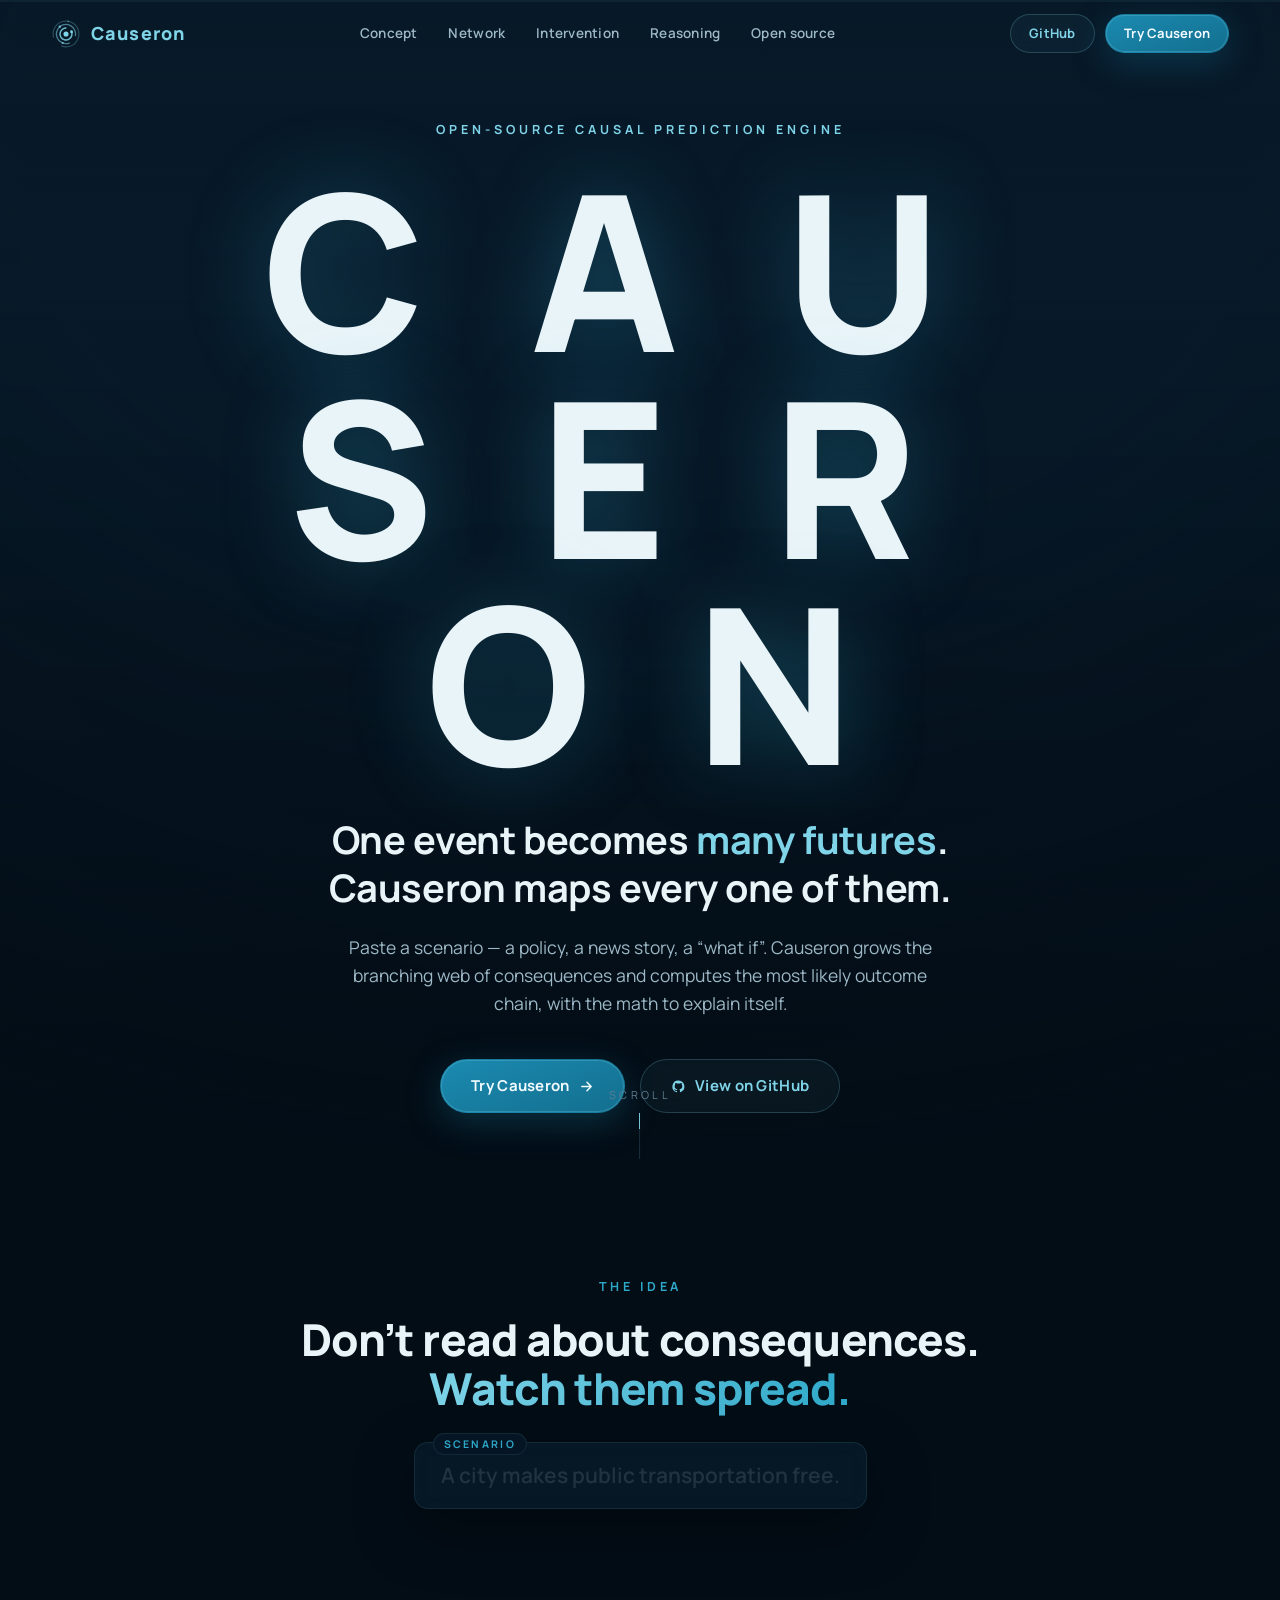
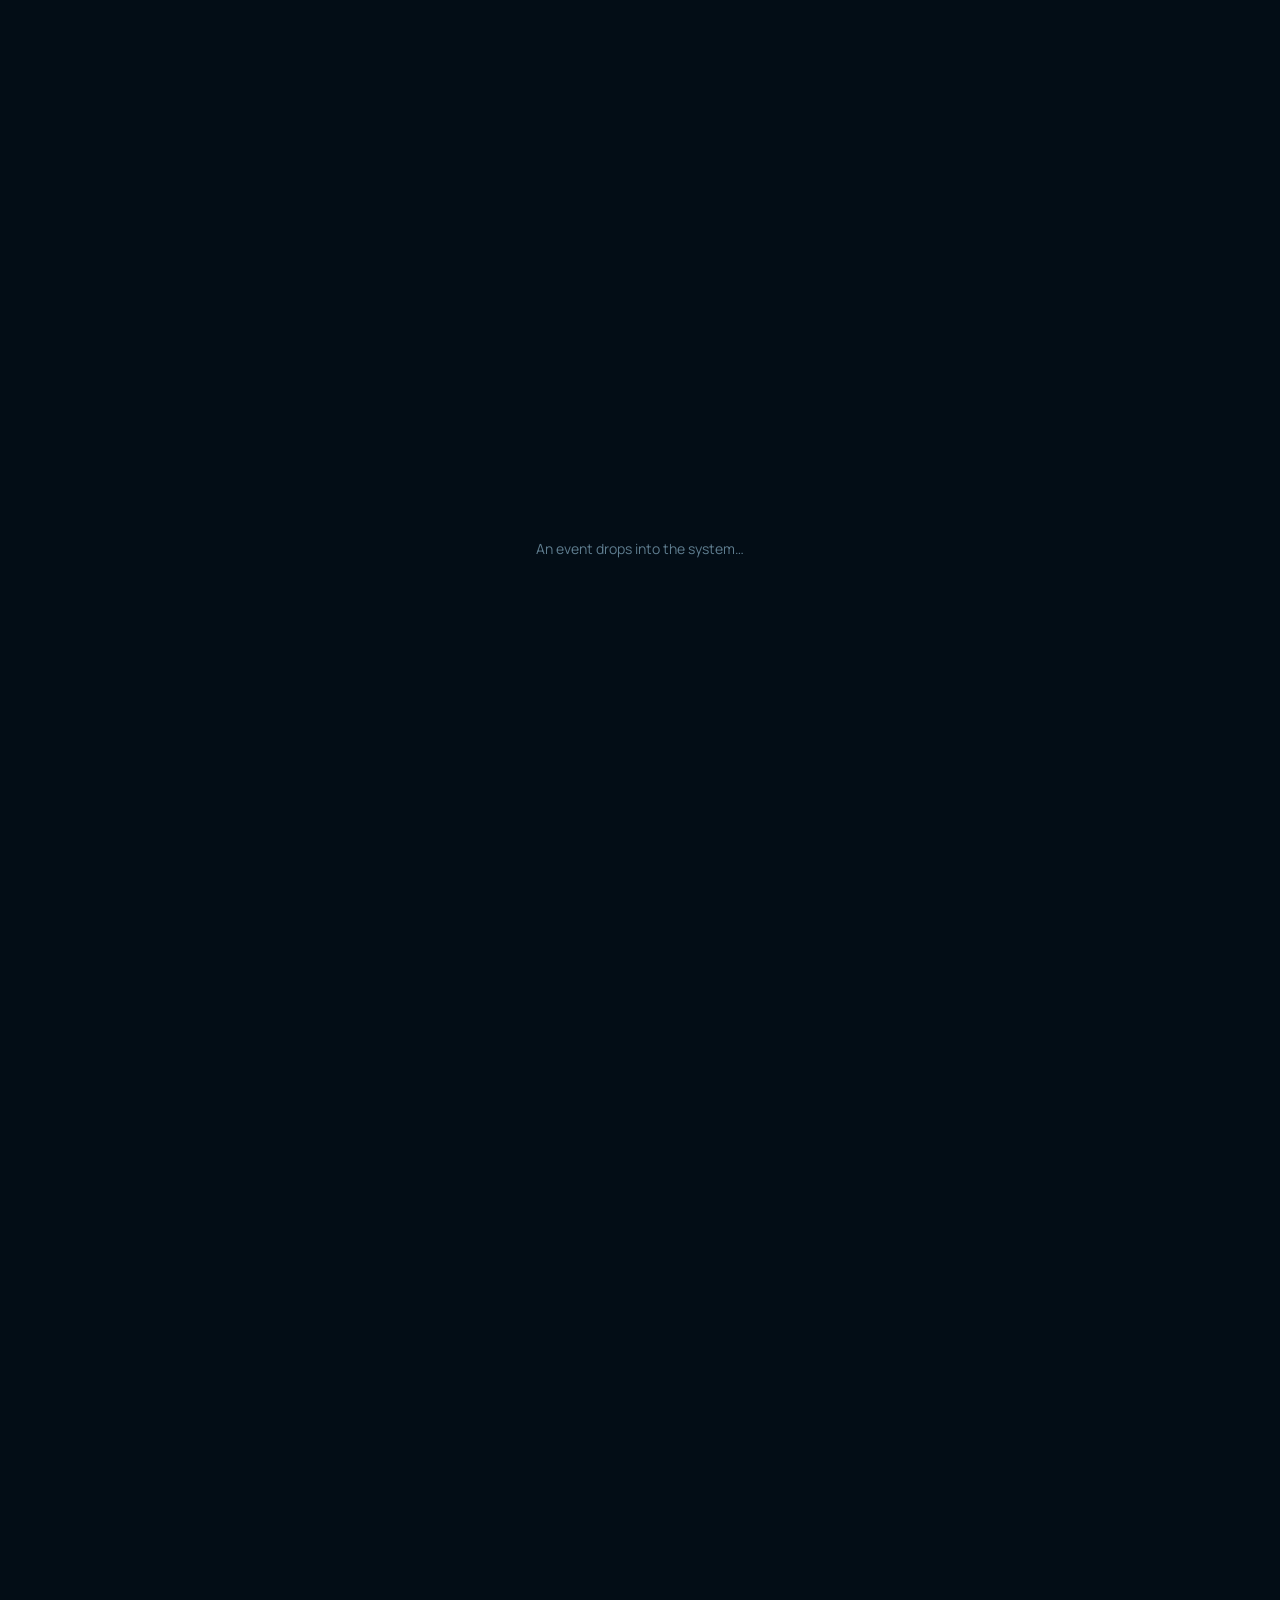
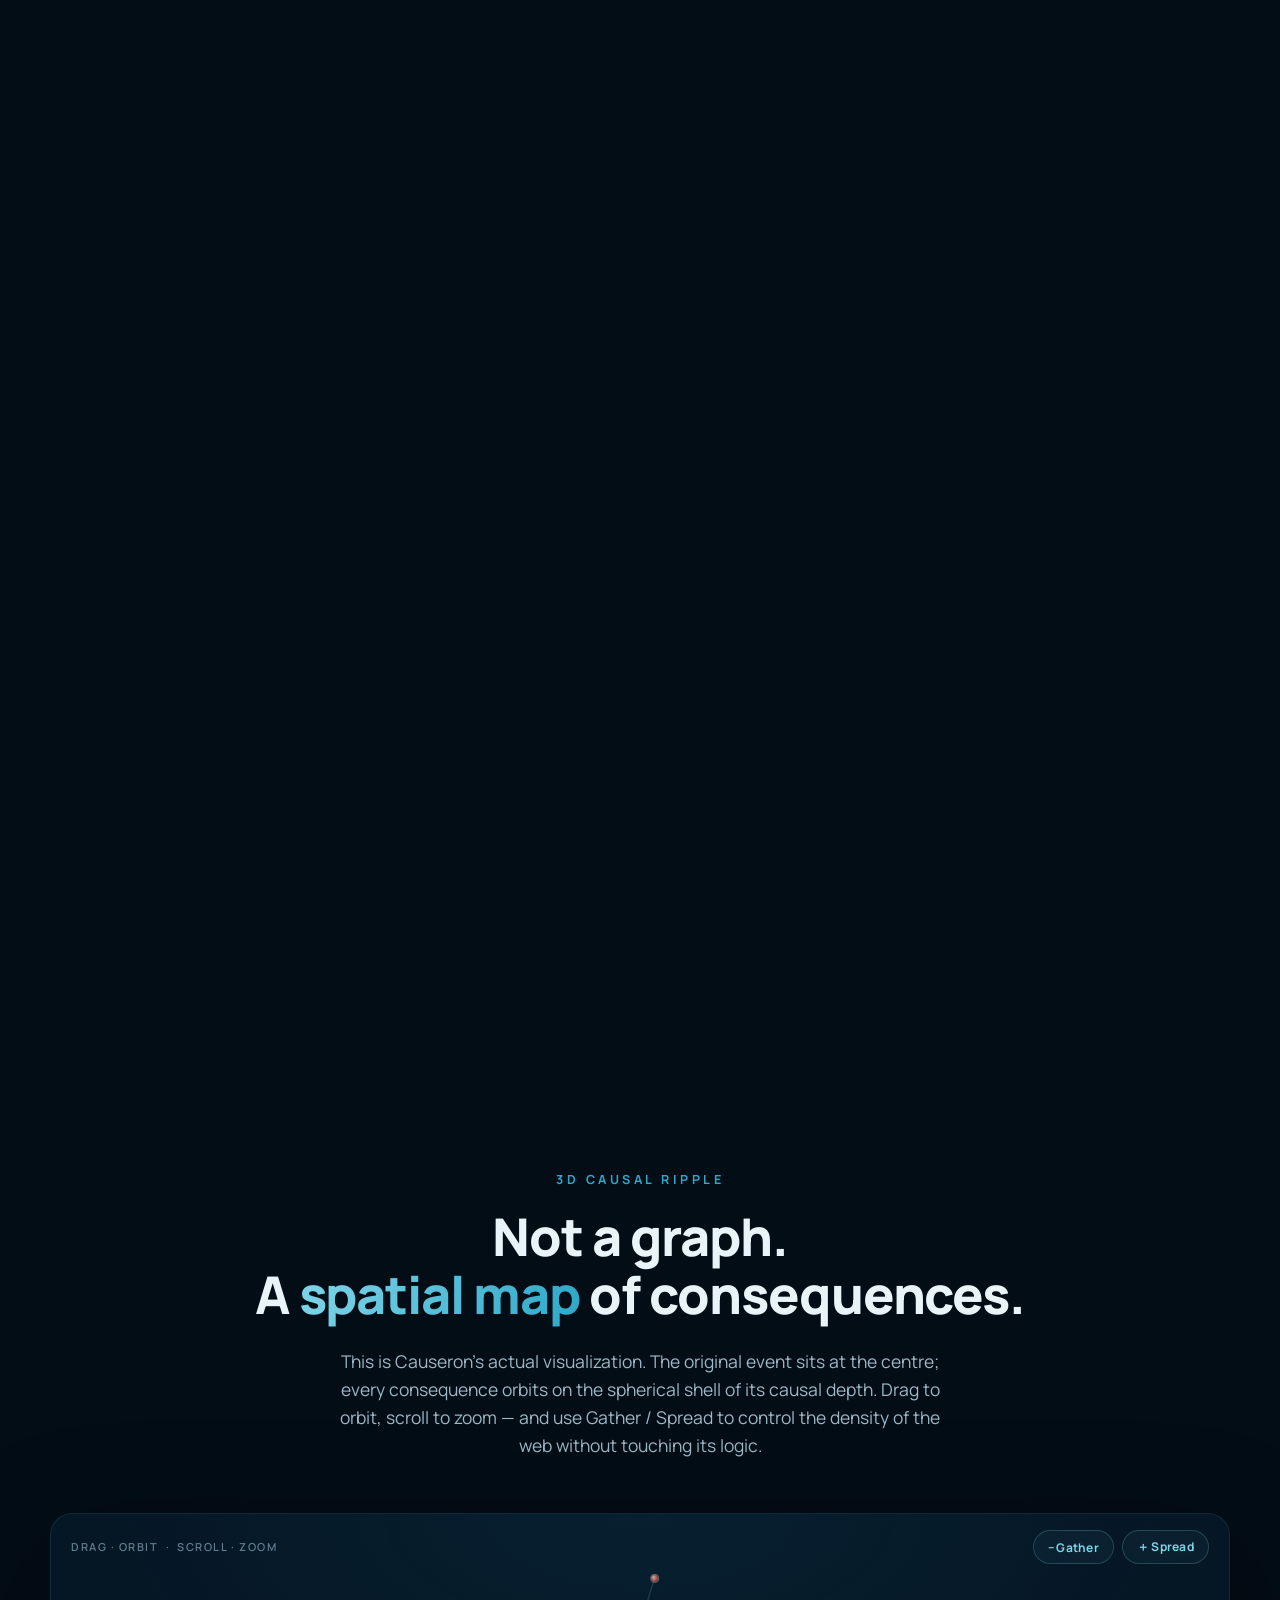
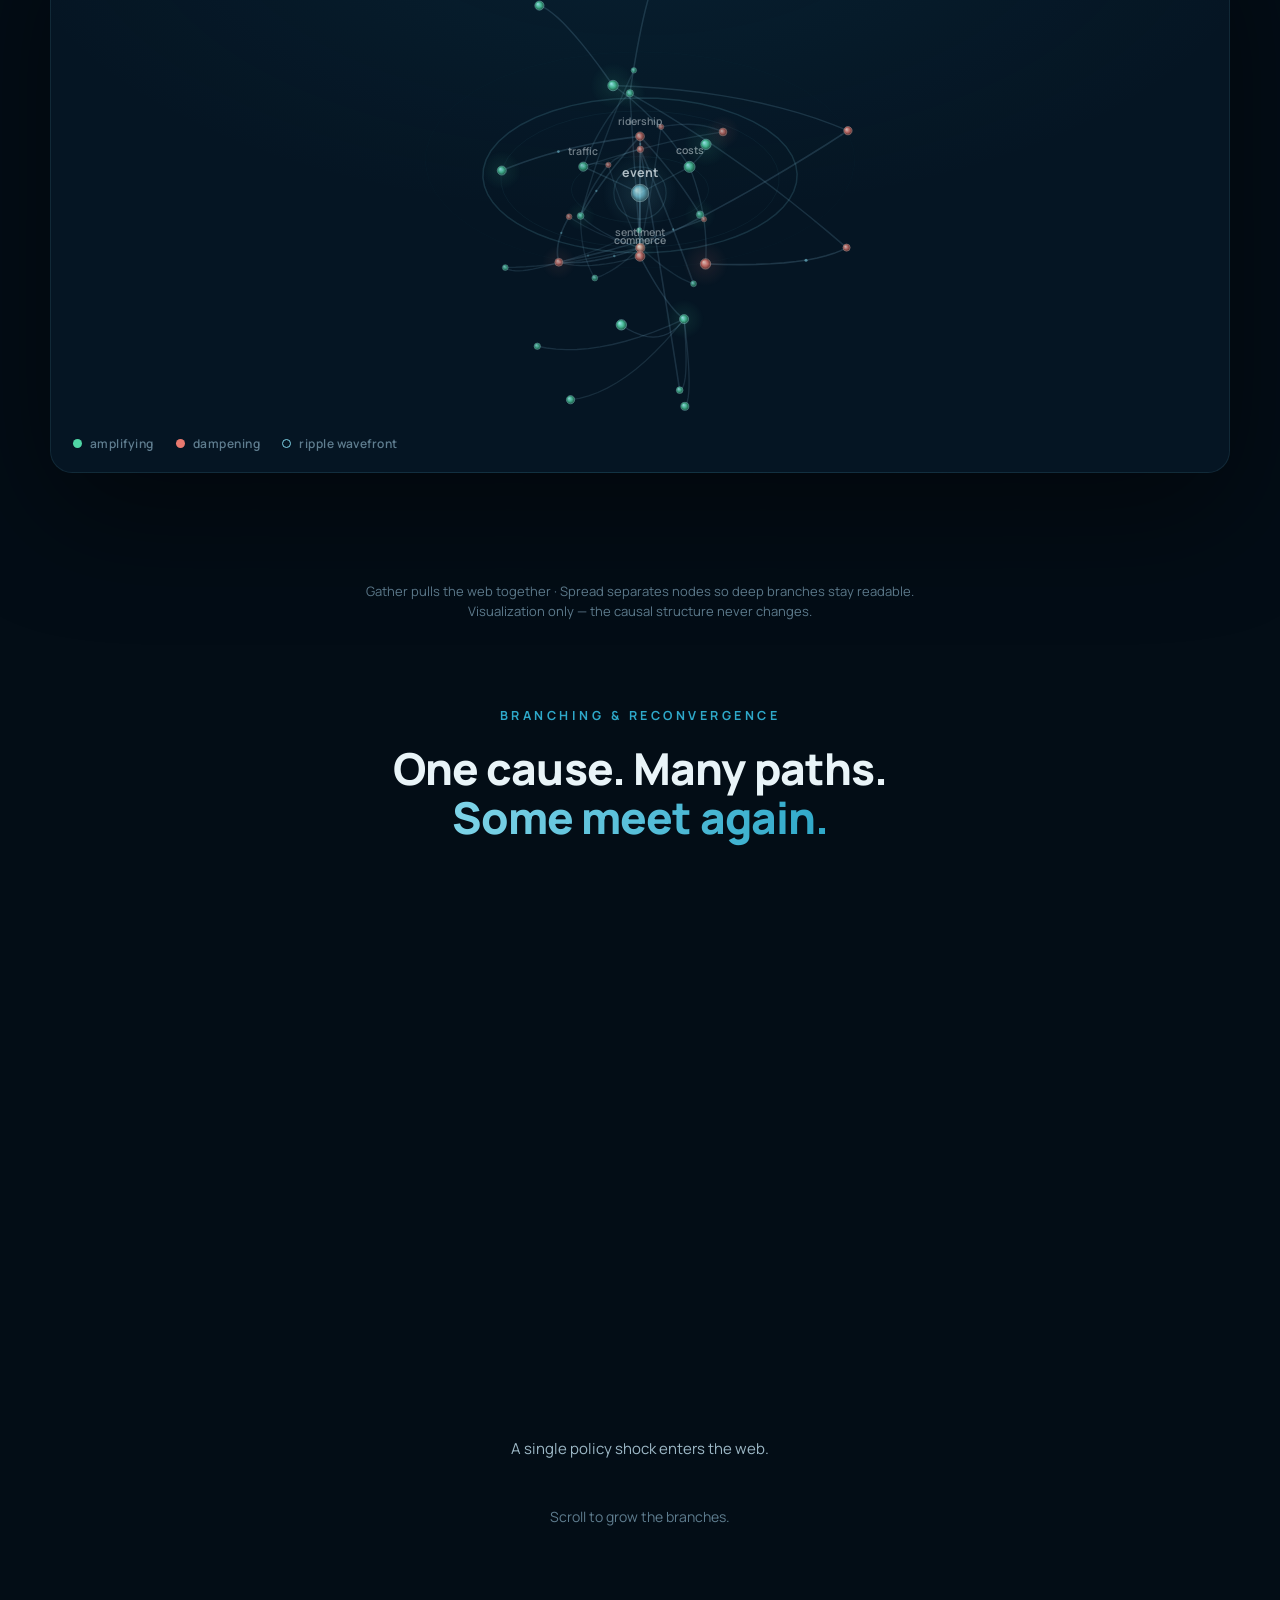
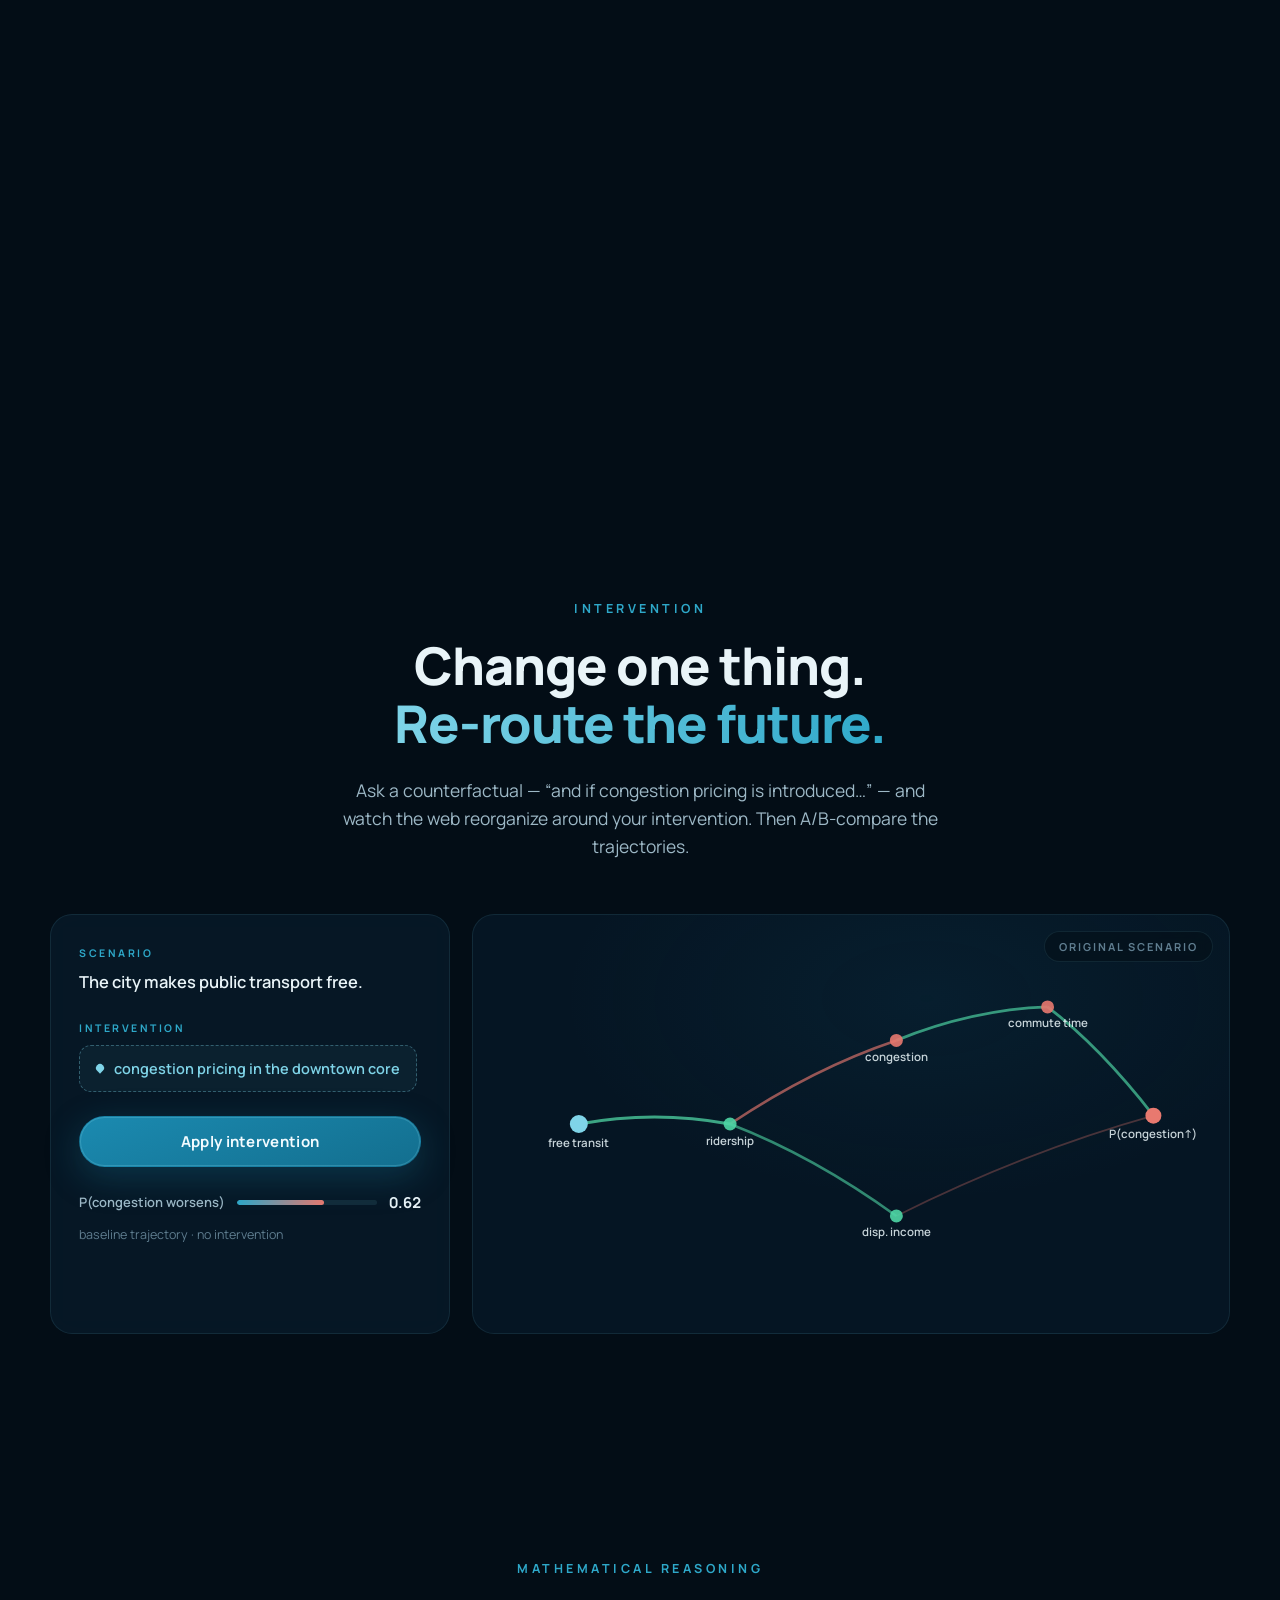
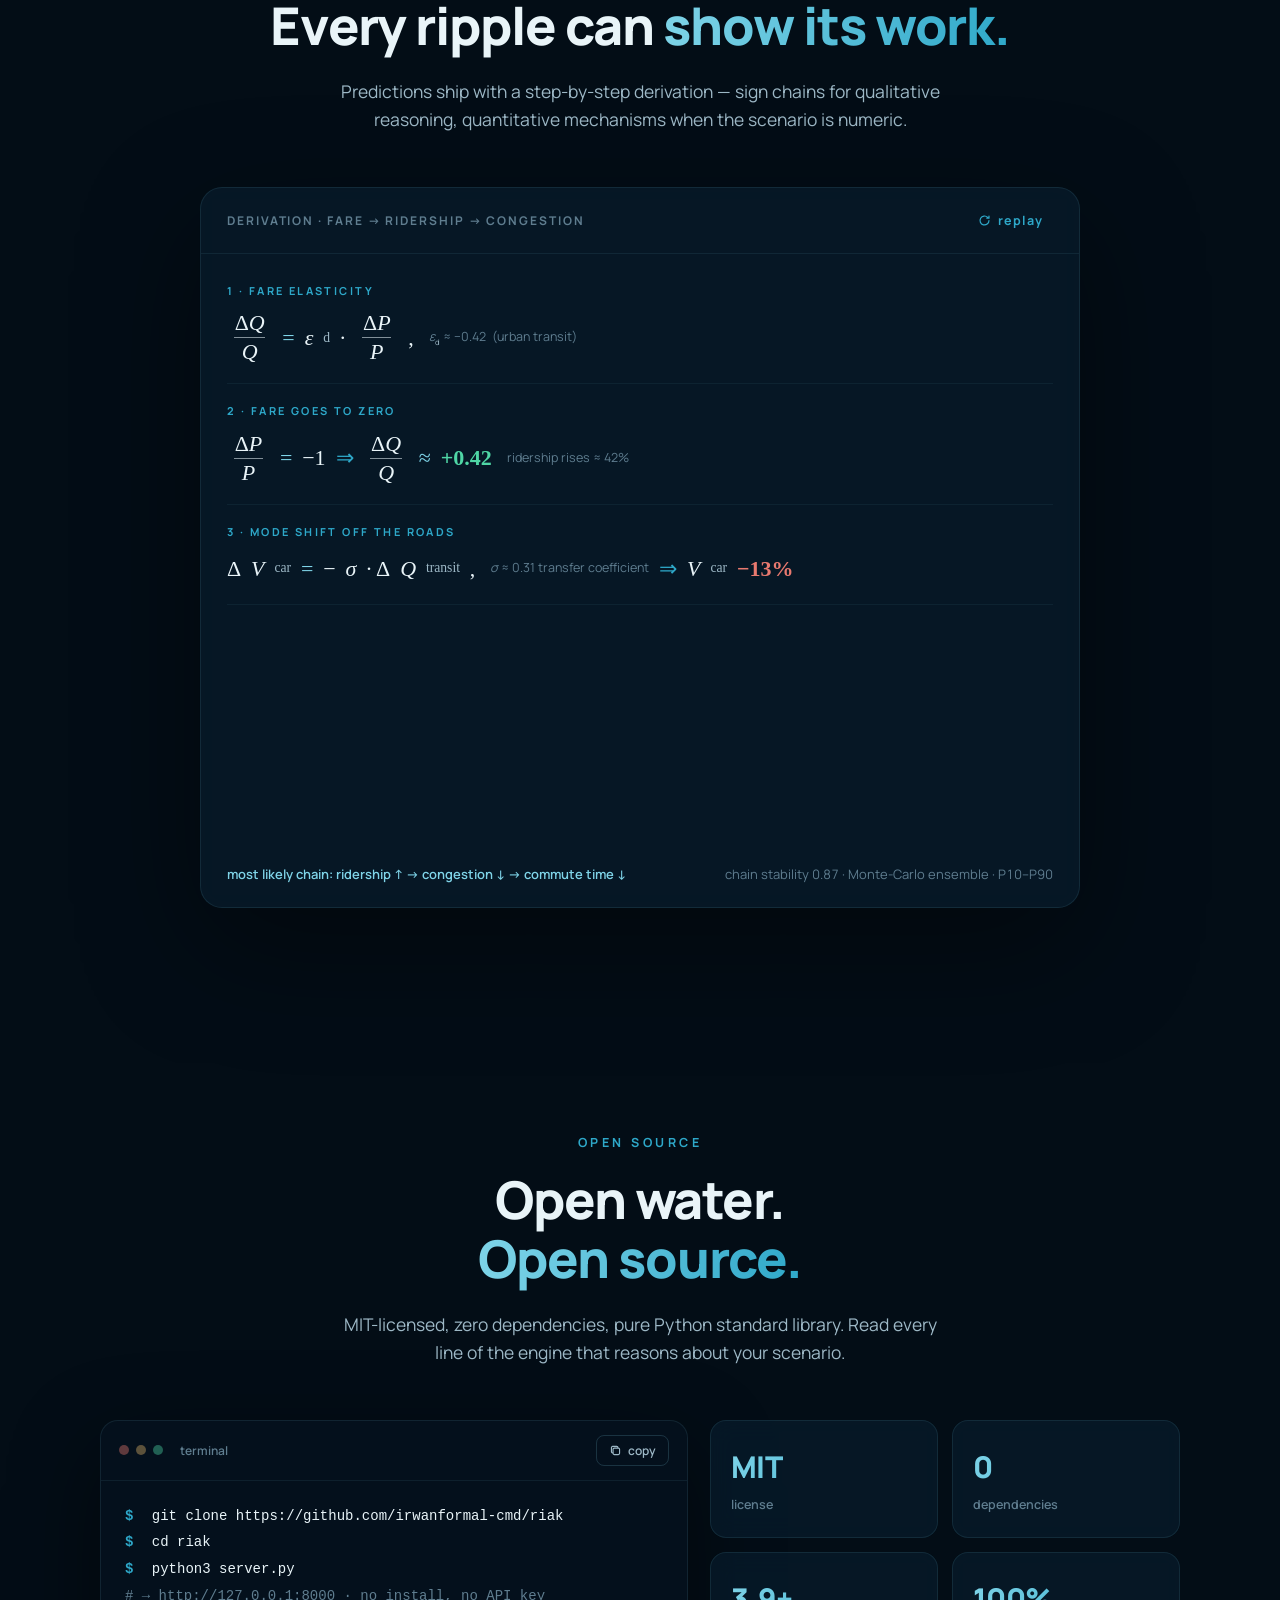
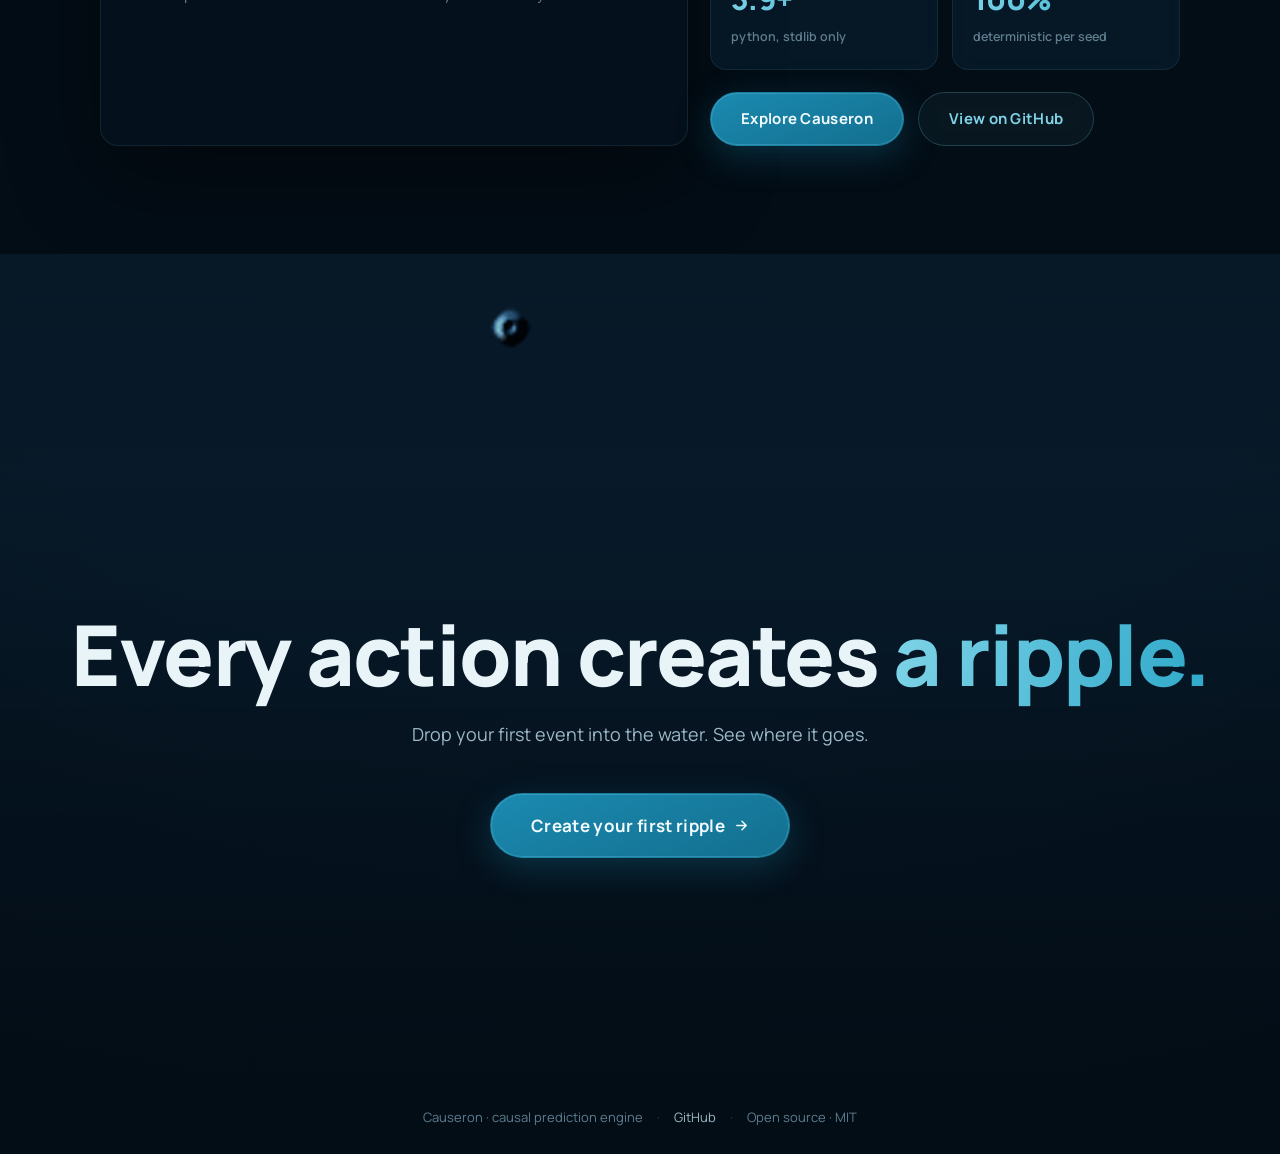
<file: landing/index.html>
<!DOCTYPE html>
<html lang="en">
<head>
<meta charset="UTF-8">
<meta name="viewport" content="width=device-width, initial-scale=1.0">
<title>Causeron — Every action creates a ripple</title>
<meta name="description" content="Causeron is an open-source causal prediction engine. Paste a scenario — Causeron maps the branching web of consequences and computes the most likely outcome chain.">
<link rel="icon" type="image/svg+xml" href="logo.svg">
<link rel="preconnect" href="https://fonts.googleapis.com">
<link rel="preconnect" href="https://fonts.gstatic.com" crossorigin>
<link href="https://fonts.googleapis.com/css2?family=Manrope:wght@300;400;500;600;700;800&display=swap" rel="stylesheet">
<link rel="stylesheet" href="styles.css">
</head>
<body>

<!-- global cursor ripple layer -->
<canvas id="cursor-ripples" aria-hidden="true"></canvas>

<!-- scroll progress -->
<div class="scroll-progress" aria-hidden="true"><span id="scroll-progress-bar"></span></div>

<!-- ============================ NAV ============================ -->
<header class="nav" id="nav">
  <a class="nav-brand" href="#top" aria-label="Causeron home">
    <svg viewBox="0 0 100 100" class="brand-mark" aria-hidden="true">
      <circle cx="50" cy="50" r="20" stroke="currentColor" stroke-width="5" opacity=".85" fill="none" stroke-linecap="round" stroke-dasharray="102 24" transform="rotate(-30 50 50)"/>
      <circle cx="50" cy="50" r="32" stroke="currentColor" stroke-width="4.4" opacity=".55" fill="none" stroke-linecap="round" stroke-dasharray="166 35" transform="rotate(70 50 50)"/>
      <circle cx="50" cy="50" r="43" stroke="currentColor" stroke-width="3.6" opacity=".3" fill="none" stroke-linecap="round" stroke-dasharray="228 43" transform="rotate(165 50 50)"/>
      <circle cx="50" cy="50" r="8.5" fill="currentColor"/>
      <circle cx="68.8" cy="43.2" r="4.6" fill="currentColor"/>
      <circle cx="29.4" cy="25.5" r="4" fill="currentColor" opacity=".85"/>
      <circle cx="39.1" cy="80.1" r="3.6" fill="currentColor" opacity=".7"/>
      <circle cx="57.5" cy="7.7" r="3" fill="currentColor" opacity=".5"/>
    </svg>
    <span>Causeron</span>
  </a>
  <nav class="nav-links" aria-label="Sections">
    <a href="#concept">Concept</a>
    <a href="#network">Network</a>
    <a href="#intervention">Intervention</a>
    <a href="#math">Reasoning</a>
    <a href="#opensource">Open source</a>
  </nav>
  <div class="nav-cta">
    <a class="btn btn-ghost btn-sm" href="https://github.com/irwanformal-cmd/riak" target="_blank" rel="noopener">GitHub</a>
    <a class="btn btn-primary btn-sm magnetic" href="http://127.0.0.1:8000" target="_blank" rel="noopener">Try Causeron</a>
  </div>
</header>

<main id="top">

<!-- ============================ 1 · HERO ============================ -->
<section class="hero" id="hero">
  <canvas id="hero-water" class="water-canvas" aria-hidden="true"></canvas>
  <div class="hero-vignette" aria-hidden="true"></div>

  <div class="hero-inner">
    <p class="eyebrow reveal" data-parallax="0.02">Open-source causal prediction engine</p>
    <h1 class="hero-word reveal" data-parallax="0.05" aria-label="Causeron">C&thinsp;A&thinsp;U&thinsp;S&thinsp;E&thinsp;R&thinsp;O&thinsp;N</h1>
    <p class="hero-headline reveal" data-parallax="0.03">
      One event becomes <em>many futures</em>.<br>
      Causeron maps every one of them.
    </p>
    <p class="hero-sub reveal" data-parallax="0.015">
      Paste a scenario — a policy, a news story, a “what if”. Causeron grows the
      branching web of consequences and computes the most likely outcome chain,
      with the math to explain itself.
    </p>
    <div class="hero-cta reveal">
      <a class="btn btn-primary btn-lg magnetic" href="http://127.0.0.1:8000" target="_blank" rel="noopener">
        Try Causeron
        <svg viewBox="0 0 16 16" class="icon" aria-hidden="true"><path d="M3 8h9M8.5 3.5 13 8l-4.5 4.5" fill="none" stroke="currentColor" stroke-width="1.6" stroke-linecap="round" stroke-linejoin="round"/></svg>
      </a>
      <a class="btn btn-ghost btn-lg magnetic" href="https://github.com/irwanformal-cmd/riak" target="_blank" rel="noopener">
        <svg viewBox="0 0 16 16" class="icon" aria-hidden="true"><path d="M8 1.5a6.5 6.5 0 0 0-2.05 12.67c.32.06.44-.14.44-.31v-1.1c-1.8.4-2.18-.87-2.18-.87-.3-.75-.72-.95-.72-.95-.59-.4.04-.4.04-.4.65.05 1 .67 1 .67.58 1 1.52.7 1.9.54.05-.42.22-.7.4-.87-1.44-.16-2.95-.72-2.95-3.2 0-.7.25-1.28.67-1.74-.07-.16-.29-.82.06-1.7 0 0 .53-.18 1.75.66a6.1 6.1 0 0 1 3.18 0c1.22-.84 1.75-.66 1.75-.66.35.88.13 1.54.06 1.7.42.46.67 1.04.67 1.74 0 2.49-1.51 3.04-2.95 3.2.23.2.43.58.43 1.18v1.75c0 .17.12.37.45.31A6.5 6.5 0 0 0 8 1.5Z" fill="currentColor"/></svg>
        View on GitHub
      </a>
    </div>
  </div>

  <div class="hero-scroll-hint" aria-hidden="true">
    <span>scroll</span>
    <div class="hint-line"><i></i></div>
  </div>
</section>

<!-- ==================== 2 · INTERACTIVE INTRODUCTION ==================== -->
<section class="scrolly" id="concept">
  <div class="scrolly-stage">
    <div class="stage-panel">
      <p class="section-eyebrow">The idea</p>
      <h2 class="section-title">Don’t read about consequences.<br><span class="accent">Watch them spread.</span></h2>

      <div class="scenario-card" id="scenario-card">
        <span class="scenario-tag">scenario</span>
        <p id="scenario-text">A city makes public transportation free.</p>
        <div class="scenario-caret" aria-hidden="true"></div>
      </div>

      <svg id="intro-graph" class="intro-graph" viewBox="0 0 900 560" role="img"
           aria-label="Causal chain: free public transport ripples through transport demand, traffic, employment, household spending and housing.">
        <!-- edges injected by JS -->
        <g id="intro-edges"></g>
        <g id="intro-nodes"></g>
      </svg>

      <p class="stage-caption" id="intro-caption">An event drops into the system…</p>
    </div>
  </div>
</section>

<!-- ==================== 3 · 3D CAUSAL RIPPLE ==================== -->
<section class="network-section" id="network">
  <div class="section-head">
    <p class="section-eyebrow reveal">3D causal ripple</p>
    <h2 class="section-title reveal">Not a graph.<br>A <span class="accent">spatial map</span> of consequences.</h2>
    <p class="section-lead reveal">
      This is Causeron's actual visualization. The original event sits at the centre;
      every consequence orbits on the spherical shell of its causal depth.
      Drag to orbit, scroll to zoom — and use Gather / Spread to control the
      density of the web without touching its logic.
    </p>
  </div>
  <div class="network-frame reveal">
    <canvas id="network-canvas" aria-label="Interactive 3D causal ripple network: a root event at the centre with consequences on expanding depth shells."></canvas>
    <div class="demo-toolbar" aria-hidden="false">
      <span class="demo-hint">drag · orbit&nbsp;&nbsp;·&nbsp;&nbsp;scroll · zoom</span>
      <span class="demo-controls">
        <button id="demo-gather" class="btn btn-ghost btn-sm" type="button">− Gather</button>
        <button id="demo-spread" class="btn btn-ghost btn-sm" type="button">＋ Spread</button>
      </span>
    </div>
    <div class="network-legend" aria-hidden="true">
      <span><i class="dot dot-pos"></i>amplifying</span>
      <span><i class="dot dot-neg"></i>dampening</span>
      <span><i class="dot dot-pulse"></i>ripple wavefront</span>
    </div>
  </div>
  <p class="demo-note reveal">
    Gather pulls the web together · Spread separates nodes so deep branches stay
    readable. Visualization only — the causal structure never changes.
  </p>
</section>

<!-- ==================== 4 · BRANCHING & RECONVERGENCE ==================== -->
<section class="scrolly" id="branching">
  <div class="scrolly-stage">
    <div class="stage-panel">
      <p class="section-eyebrow">Branching &amp; reconvergence</p>
      <h2 class="section-title">One cause. Many paths.<br><span class="accent">Some meet again.</span></h2>

      <div class="branch-wrap">
        <svg id="branch-graph" class="branch-graph" viewBox="0 0 900 540" role="img"
             aria-label="A policy shock branches into market reaction, public response and regulatory follow-up; two paths reconverge into institutional change.">
          <g id="branch-edges"></g>
          <g id="branch-nodes"></g>
        </svg>
        <div class="branch-notes">
          <p class="branch-note" data-note="0">A single policy shock enters the web.</p>
          <p class="branch-note" data-note="1">Consequences fan out — markets, the public, regulators all respond in parallel.</p>
          <p class="branch-note" data-note="2">Paths split further: protest, adaptation, escalation.</p>
          <p class="branch-note" data-note="3">Then the branches reconverge — separate causes compound into one institutional change.</p>
        </div>
      </div>

      <p class="stage-caption" id="branch-caption">Scroll to grow the branches.</p>
    </div>
  </div>
</section>

<!-- ==================== 5 · INTERVENTION ==================== -->
<section class="intervention-section" id="intervention">
  <div class="section-head">
    <p class="section-eyebrow reveal">Intervention</p>
    <h2 class="section-title reveal">Change one thing.<br><span class="accent">Re-route the future.</span></h2>
    <p class="section-lead reveal">
      Ask a counterfactual — “and if congestion pricing is introduced…” — and
      watch the web reorganize around your intervention. Then A/B-compare the
      trajectories.
    </p>
  </div>

  <div class="lab reveal">
    <div class="lab-controls">
      <div class="lab-row">
        <span class="lab-label">scenario</span>
        <p class="lab-scenario">The city makes public transport free.</p>
      </div>
      <div class="lab-row">
        <span class="lab-label">intervention</span>
        <div class="intervention-chip" id="intervention-chip">
          <i class="chip-drop" aria-hidden="true"></i>
          congestion pricing in the downtown core
        </div>
      </div>
      <button class="btn btn-primary btn-lg magnetic" id="apply-intervention" type="button">
        <span class="btn-text-idle">Apply intervention</span>
        <span class="btn-text-active">Reset scenario</span>
      </button>
      <div class="lab-readout" id="lab-readout">
        <div class="readout-row">
          <span>P(congestion worsens)</span>
          <div class="readout-bar"><i id="readout-bar-fill"></i></div>
          <b id="readout-value">0.62</b>
        </div>
        <p class="readout-note" id="readout-note">baseline trajectory · no intervention</p>
      </div>
    </div>
    <div class="lab-canvas-wrap">
      <canvas id="intervention-canvas" aria-label="Causal network before and after an intervention is applied."></canvas>
      <span class="lab-state-tag" id="lab-state-tag">original scenario</span>
    </div>
  </div>
</section>

<!-- ==================== 6 · MATHEMATICAL REASONING ==================== -->
<section class="math-section" id="math">
  <div class="section-head">
    <p class="section-eyebrow reveal">Mathematical reasoning</p>
    <h2 class="section-title reveal">Every ripple can <span class="accent">show its work.</span></h2>
    <p class="section-lead reveal">
      Predictions ship with a step-by-step derivation — sign chains for
      qualitative reasoning, quantitative mechanisms when the scenario is numeric.
    </p>
  </div>

  <div class="derivation reveal" id="derivation">
    <div class="derivation-head">
      <span class="derivation-title">derivation · fare → ridership → congestion</span>
      <button class="replay-btn" id="replay-derivation" type="button" aria-label="Replay derivation">
        <svg viewBox="0 0 16 16" class="icon" aria-hidden="true"><path d="M13.5 8a5.5 5.5 0 1 1-1.6-3.9M13.5 2.5v2.6h-2.6" fill="none" stroke="currentColor" stroke-width="1.5" stroke-linecap="round" stroke-linejoin="round"/></svg>
        replay
      </button>
    </div>

    <ol class="derivation-steps">
      <li class="deriv-step">
        <span class="step-label">1 · fare elasticity</span>
        <div class="eq">
          <span class="frac"><span class="num">Δ<i>Q</i></span><span class="den"><i>Q</i></span></span>
          <span class="op">=</span> <i>ε</i><sub>d</sub> ·
          <span class="frac"><span class="num">Δ<i>P</i></span><span class="den"><i>P</i></span></span>,
          <span class="eq-note"><i>ε</i><sub>d</sub> ≈ −0.42&nbsp; (urban transit)</span>
        </div>
      </li>
      <li class="deriv-step">
        <span class="step-label">2 · fare goes to zero</span>
        <div class="eq">
          <span class="frac"><span class="num">Δ<i>P</i></span><span class="den"><i>P</i></span></span>
          <span class="op">=</span> −1
          <span class="op arrow">⇒</span>
          <span class="frac"><span class="num">Δ<i>Q</i></span><span class="den"><i>Q</i></span></span>
          <span class="op">≈</span> <b class="pos">+0.42</b>
          <span class="eq-note">ridership rises ≈ 42%</span>
        </div>
      </li>
      <li class="deriv-step">
        <span class="step-label">3 · mode shift off the roads</span>
        <div class="eq">
          Δ<i>V</i><sub>car</sub> <span class="op">=</span> −<i>σ</i> · Δ<i>Q</i><sub>transit</sub>,
          <span class="eq-note"><i>σ</i> ≈ 0.31 transfer coefficient</span>
          <span class="op arrow">⇒</span> <i>V</i><sub>car</sub> <b class="neg">−13%</b>
        </div>
      </li>
      <li class="deriv-step">
        <span class="step-label">4 · congestion response</span>
        <div class="eq">
          <i>C</i> <span class="op">=</span>
          <span class="frac"><span class="num"><i>V</i></span><span class="den"><i>κ</i> · <i>R</i><sub>cap</sub></span></span>
          <span class="op arrow">⇒</span>
          <i>C</i>′ <span class="op">≈</span> <i>C</i> · (1 − 0.13)<sup>1.6</sup>
          <span class="op">≈</span> <b class="neg">0.80&nbsp;<i>C</i></b>
        </div>
      </li>
      <li class="deriv-step">
        <span class="step-label">5 · propagation into the web</span>
        <div class="eq">
          <i>s</i>(<i>n</i>) <span class="op">=</span>
          <span class="op big">∏</span><sub><i>e</i> ∈ path</sub> <i>w</i><sub><i>e</i></sub>
          <span class="op">·</span> <i>s</i>(root)
          <span class="eq-note">max-times chain · P10–P90 via Monte-Carlo</span>
        </div>
      </li>
    </ol>

    <div class="derivation-foot">
      <span class="foot-result">most likely chain: ridership ↑ → congestion ↓ → commute time ↓</span>
      <span class="foot-conf">chain stability 0.87 · Monte-Carlo ensemble · P10–P90</span>
    </div>
  </div>
</section>

<!-- ==================== 7 · OPEN SOURCE ==================== -->
<section class="oss-section" id="opensource">
  <div class="section-head">
    <p class="section-eyebrow reveal">Open source</p>
    <h2 class="section-title reveal">Open water.<br><span class="accent">Open source.</span></h2>
    <p class="section-lead reveal">
      MIT-licensed, zero dependencies, pure Python standard library.
      Read every line of the engine that reasons about your scenario.
    </p>
  </div>

  <div class="oss-grid">
    <div class="code-card reveal">
      <div class="code-head">
        <span class="code-dot"></span><span class="code-dot"></span><span class="code-dot"></span>
        <span class="code-title">terminal</span>
        <button class="copy-btn" data-copy="git clone https://github.com/irwanformal-cmd/riak && cd riak && python3 server.py" type="button" aria-label="Copy install command">
          <svg viewBox="0 0 16 16" class="icon" aria-hidden="true"><rect x="5" y="5" width="8" height="8" rx="1.5" fill="none" stroke="currentColor" stroke-width="1.4"/><path d="M11 5V4.5A1.5 1.5 0 0 0 9.5 3H4.5A1.5 1.5 0 0 0 3 4.5v5A1.5 1.5 0 0 0 4.5 11H5" fill="none" stroke="currentColor" stroke-width="1.4"/></svg>
          <span class="copy-label">copy</span>
        </button>
      </div>
      <pre class="code-body"><code><span class="c-prompt">$</span> git clone https://github.com/irwanformal-cmd/riak
<span class="c-prompt">$</span> cd riak
<span class="c-prompt">$</span> python3 server.py
<span class="c-comment"># → http://127.0.0.1:8000 · no install, no API key</span></code></pre>
    </div>

    <div class="oss-facts reveal">
      <div class="fact"><b>MIT</b><span>license</span></div>
      <div class="fact"><b>0</b><span>dependencies</span></div>
      <div class="fact"><b>3.9+</b><span>python, stdlib only</span></div>
      <div class="fact"><b>100%</b><span>deterministic per seed</span></div>
      <div class="oss-cta">
        <a class="btn btn-primary btn-lg magnetic" href="http://127.0.0.1:8000" target="_blank" rel="noopener">Explore Causeron</a>
        <a class="btn btn-ghost btn-lg magnetic" href="https://github.com/irwanformal-cmd/riak" target="_blank" rel="noopener">View on GitHub</a>
      </div>
    </div>
  </div>
</section>

<!-- ==================== 8 · FINAL CTA ==================== -->
<section class="final" id="cta">
  <canvas id="final-water" class="water-canvas" aria-hidden="true"></canvas>
  <div class="hero-vignette" aria-hidden="true"></div>
  <div class="final-inner">
    <h2 class="final-line reveal">Every action creates <span class="accent">a ripple.</span></h2>
    <p class="final-sub reveal">Drop your first event into the water. See where it goes.</p>
    <a class="btn btn-primary btn-xl magnetic reveal" href="http://127.0.0.1:8000" target="_blank" rel="noopener">
      Create your first ripple
      <svg viewBox="0 0 16 16" class="icon" aria-hidden="true"><path d="M3 8h9M8.5 3.5 13 8l-4.5 4.5" fill="none" stroke="currentColor" stroke-width="1.6" stroke-linecap="round" stroke-linejoin="round"/></svg>
    </a>
  </div>
  <footer class="footer">
    <span>Causeron · causal prediction engine</span>
    <span class="footer-sep" aria-hidden="true">·</span>
    <a href="https://github.com/irwanformal-cmd/riak" target="_blank" rel="noopener">GitHub</a>
    <span class="footer-sep" aria-hidden="true">·</span>
    <span>Open source · MIT</span>
  </footer>
</section>

</main>

<script src="main.js"></script>
</body>
</html>
</file>
<file: landing/styles.css>
/* ============================================================
   Causeron landing — dark ocean / causal ripple identity
   ============================================================ */

:root {
  --bg-0: #030d16;
  --bg-1: #051523;
  --bg-2: #082032;
  --panel: rgba(10, 34, 51, 0.55);
  --panel-border: rgba(127, 212, 232, 0.10);
  --ink: #e9f4f8;
  --ink-dim: #9db8c6;
  --ink-faint: #5f7d8f;
  --teal: #2ea8c9;
  --teal-deep: #136f8f;
  --cyan: #7fd4e8;
  --pos: #4fd6a5;
  --neg: #e8796f;
  --font: "Manrope", -apple-system, BlinkMacSystemFont, "Segoe UI", sans-serif;
  --math-font: "Cambria Math", "STIX Two Math", Georgia, serif;
  --ease-out: cubic-bezier(0.16, 1, 0.3, 1);
  --nav-h: 68px;
}

* { margin: 0; padding: 0; box-sizing: border-box; }

html {
  scroll-behavior: smooth;
}

body {
  background: var(--bg-0);
  color: var(--ink);
  font-family: var(--font);
  font-size: 16px;
  line-height: 1.6;
  -webkit-font-smoothing: antialiased;
  overflow-x: hidden;
}

::selection { background: rgba(46, 168, 201, 0.35); }

a { color: inherit; text-decoration: none; }

section { scroll-margin-top: var(--nav-h); }

/* ---------- global cursor ripple layer ---------- */
#cursor-ripples {
  position: fixed;
  inset: 0;
  width: 100%;
  height: 100%;
  pointer-events: none;
  z-index: 60;
}

/* ---------- scroll progress ---------- */
.scroll-progress {
  position: fixed;
  top: 0; left: 0; right: 0;
  height: 2px;
  z-index: 90;
  background: rgba(127, 212, 232, 0.06);
}
.scroll-progress span {
  display: block;
  height: 100%;
  width: 0%;
  background: linear-gradient(90deg, var(--teal-deep), var(--cyan));
  transition: width 0.08s linear;
}

/* ---------- nav ---------- */
.nav {
  position: fixed;
  top: 0; left: 0; right: 0;
  z-index: 80;
  height: var(--nav-h);
  display: flex;
  align-items: center;
  justify-content: space-between;
  gap: 24px;
  padding: 0 clamp(20px, 4vw, 56px);
  transition: background 0.4s var(--ease-out), border-color 0.4s, backdrop-filter 0.4s;
  border-bottom: 1px solid transparent;
}
.nav.is-scrolled {
  background: rgba(4, 15, 24, 0.72);
  -webkit-backdrop-filter: blur(18px);
  backdrop-filter: blur(18px);
  border-bottom-color: rgba(127, 212, 232, 0.08);
}
.nav-brand {
  display: flex;
  align-items: center;
  gap: 10px;
  font-weight: 800;
  font-size: 18px;
  letter-spacing: 0.06em;
  color: var(--cyan);
}
.brand-mark { width: 30px; height: 30px; }
.nav-links {
  display: flex;
  gap: clamp(14px, 2.4vw, 34px);
  font-size: 13.5px;
  font-weight: 600;
  letter-spacing: 0.02em;
  color: var(--ink-dim);
}
.nav-links a { position: relative; padding: 6px 0; transition: color 0.25s; }
.nav-links a::after {
  content: "";
  position: absolute;
  left: 50%; bottom: 0;
  width: 0; height: 1px;
  background: var(--cyan);
  transition: width 0.3s var(--ease-out), left 0.3s var(--ease-out);
}
.nav-links a:hover { color: var(--ink); }
.nav-links a:hover::after { width: 100%; left: 0; }
.nav-cta { display: flex; gap: 10px; align-items: center; }

/* ---------- buttons ---------- */
.btn {
  display: inline-flex;
  align-items: center;
  gap: 9px;
  font-family: var(--font);
  font-weight: 700;
  letter-spacing: 0.02em;
  border-radius: 999px;
  cursor: pointer;
  border: 1px solid transparent;
  transition: transform 0.25s var(--ease-out), box-shadow 0.3s, background 0.3s,
              border-color 0.3s, color 0.3s;
  will-change: transform;
  white-space: nowrap;
}
.btn .icon { width: 15px; height: 15px; flex: none; }
.btn-sm { font-size: 13px; padding: 8px 18px; }
.btn-lg { font-size: 15px; padding: 14px 30px; }
.btn-xl { font-size: 17px; padding: 18px 40px; }
.btn-primary {
  background: linear-gradient(160deg, #1b8ab0, var(--teal-deep));
  color: #f2fbff;
  box-shadow: 0 0 0 1px rgba(127, 212, 232, 0.25) inset,
              0 10px 34px rgba(19, 111, 143, 0.35);
}
.btn-primary:hover {
  box-shadow: 0 0 0 1px rgba(127, 212, 232, 0.45) inset,
              0 14px 44px rgba(46, 168, 201, 0.45);
  transform: translateY(-2px);
}
.btn-ghost {
  background: rgba(127, 212, 232, 0.05);
  border-color: rgba(127, 212, 232, 0.22);
  color: var(--cyan);
  -webkit-backdrop-filter: blur(8px);
  backdrop-filter: blur(8px);
}
.btn-ghost:hover {
  background: rgba(127, 212, 232, 0.12);
  border-color: rgba(127, 212, 232, 0.45);
  transform: translateY(-2px);
}

/* ---------- reveal on scroll ---------- */
.reveal {
  opacity: 0;
  transform: translateY(34px);
  transition: opacity 0.9s var(--ease-out), transform 0.9s var(--ease-out);
  transition-delay: var(--reveal-delay, 0s);
}
.reveal.is-visible { opacity: 1; transform: none; }

/* ---------- shared section typography ---------- */
.section-eyebrow {
  font-size: 12.5px;
  font-weight: 700;
  letter-spacing: 0.28em;
  text-transform: uppercase;
  color: var(--teal);
  margin-bottom: 18px;
}
.section-title {
  font-size: clamp(30px, 4.6vw, 52px);
  font-weight: 800;
  line-height: 1.12;
  letter-spacing: -0.02em;
  margin-bottom: 22px;
}
.accent {
  background: linear-gradient(100deg, var(--cyan), var(--teal));
  -webkit-background-clip: text;
  background-clip: text;
  color: transparent;
}
.section-lead {
  max-width: 620px;
  margin: 0 auto;
  color: var(--ink-dim);
  font-size: clamp(15px, 1.6vw, 17.5px);
}
.section-head {
  text-align: center;
  padding: clamp(90px, 13vh, 150px) 24px 54px;
  max-width: 900px;
  margin: 0 auto;
}

/* ============================================================
   1 · HERO
   ============================================================ */
.hero {
  position: relative;
  min-height: 100svh;
  display: flex;
  align-items: center;
  justify-content: center;
  overflow: hidden;
}
.water-canvas {
  position: absolute;
  inset: 0;
  width: 100%;
  height: 100%;
  display: block;
}
.hero-vignette {
  position: absolute;
  inset: 0;
  pointer-events: none;
  background:
    radial-gradient(120% 90% at 50% 10%, transparent 40%, rgba(3, 13, 22, 0.55) 100%),
    linear-gradient(to bottom, rgba(3, 13, 22, 0.35), transparent 30%, transparent 70%, var(--bg-0) 100%);
}
.hero-inner {
  position: relative;
  z-index: 2;
  text-align: center;
  padding: 120px 24px 80px;
  max-width: 980px;
}
.eyebrow {
  font-size: 12.5px;
  font-weight: 700;
  letter-spacing: 0.32em;
  text-transform: uppercase;
  color: var(--cyan);
  opacity: 0.85;
  margin-bottom: 26px;
}
.hero-word {
  font-size: clamp(84px, 17vw, 220px);
  font-weight: 800;
  line-height: 0.95;
  letter-spacing: 0.14em;
  margin-left: 0.14em; /* optical centering for tracking */
  color: var(--ink);
  text-shadow: 0 0 80px rgba(46, 168, 201, 0.35);
  margin-bottom: 30px;
}
.hero-headline {
  font-size: clamp(22px, 3.4vw, 38px);
  font-weight: 700;
  line-height: 1.25;
  letter-spacing: -0.01em;
  margin-bottom: 22px;
}
.hero-headline em {
  font-style: normal;
  color: var(--cyan);
}
.hero-sub {
  max-width: 600px;
  margin: 0 auto 42px;
  color: var(--ink-dim);
  font-size: clamp(15px, 1.7vw, 17.5px);
}
.hero-cta {
  display: flex;
  gap: 16px;
  justify-content: center;
  flex-wrap: wrap;
}
.hero-scroll-hint {
  position: absolute;
  bottom: 34px;
  left: 50%;
  transform: translateX(-50%);
  z-index: 2;
  display: flex;
  flex-direction: column;
  align-items: center;
  gap: 10px;
  color: var(--ink-faint);
  font-size: 11px;
  letter-spacing: 0.3em;
  text-transform: uppercase;
}
.hint-line {
  width: 1px;
  height: 46px;
  background: rgba(127, 212, 232, 0.18);
  overflow: hidden;
}
.hint-line i {
  display: block;
  width: 100%;
  height: 16px;
  background: var(--cyan);
  animation: hintDrop 1.8s var(--ease-out) infinite;
}
@keyframes hintDrop {
  0% { transform: translateY(-18px); opacity: 0; }
  30% { opacity: 1; }
  100% { transform: translateY(48px); opacity: 0; }
}

/* ============================================================
   Scrolly sections (concept + branching)
   ============================================================ */
.scrolly { position: relative; height: 340vh; }
.scrolly-stage {
  position: sticky;
  top: 0;
  min-height: 100svh;
  display: flex;
  align-items: center;
  justify-content: center;
  padding: calc(var(--nav-h) + 16px) clamp(16px, 4vw, 56px) 24px;
}
.stage-panel {
  width: min(1060px, 100%);
  text-align: center;
}
.stage-panel .section-title { font-size: clamp(26px, 3.6vw, 44px); }
.stage-caption {
  margin-top: 18px;
  color: var(--ink-faint);
  font-size: 14px;
  min-height: 1.6em;
  transition: opacity 0.4s;
}

/* scenario card */
.scenario-card {
  position: relative;
  display: inline-block;
  margin: 6px auto 26px;
  padding: 16px 26px;
  border-radius: 14px;
  background: var(--panel);
  border: 1px solid var(--panel-border);
  -webkit-backdrop-filter: blur(14px);
  backdrop-filter: blur(14px);
  box-shadow: 0 20px 60px rgba(0, 0, 0, 0.35);
  font-size: clamp(16px, 2vw, 21px);
  font-weight: 600;
  transition: box-shadow 0.5s;
}
.scenario-card.is-lit {
  box-shadow: 0 0 0 1px rgba(127, 212, 232, 0.35),
              0 20px 70px rgba(19, 111, 143, 0.35);
}
.scenario-tag {
  position: absolute;
  top: -10px; left: 18px;
  font-size: 10.5px;
  font-weight: 700;
  letter-spacing: 0.22em;
  text-transform: uppercase;
  color: var(--teal);
  background: var(--bg-1);
  padding: 2px 10px;
  border-radius: 999px;
  border: 1px solid var(--panel-border);
}
#scenario-text .w {
  display: inline-block;
  opacity: 0.12;
  transition: opacity 0.4s;
}
#scenario-text .w.is-on { opacity: 1; }

/* intro + branch SVG graphs */
.intro-graph, .branch-graph {
  width: 100%;
  max-width: 940px;
  height: auto;
  display: block;
  margin: 0 auto;
  overflow: visible;
}
.g-edge {
  fill: none;
  stroke: rgba(127, 212, 232, 0.4);
  stroke-width: 1.6;
}
.g-edge.neg { stroke: rgba(232, 121, 111, 0.45); }
.g-edge.pos { stroke: rgba(79, 214, 165, 0.45); }
.g-node circle.core {
  fill: #0a2739;
  stroke: var(--teal);
  stroke-width: 1.6;
}
.g-node.is-root circle.core {
  fill: var(--teal-deep);
  stroke: var(--cyan);
}
.g-node text {
  fill: var(--ink);
  font-family: var(--font);
  font-size: 15px;
  font-weight: 600;
  text-anchor: middle;
}
.g-node .chip {
  font-size: 11px;
  font-weight: 800;
}
.g-node .chip.pos { fill: var(--pos); }
.g-node .chip.neg { fill: var(--neg); }
.g-node .halo {
  fill: none;
  stroke: rgba(127, 212, 232, 0.5);
  stroke-width: 1;
}

/* branching notes */
.branch-wrap {
  display: grid;
  grid-template-columns: 1fr;
  gap: 8px;
}
.branch-notes { position: relative; min-height: 3.2em; }
.branch-note {
  position: absolute;
  inset: 0;
  color: var(--ink-dim);
  font-size: 15px;
  opacity: 0;
  transform: translateY(10px);
  transition: opacity 0.5s var(--ease-out), transform 0.5s var(--ease-out);
}
.branch-note.is-on { opacity: 1; transform: none; }

/* ============================================================
   3 · CAUSAL NETWORK
   ============================================================ */
.network-section { position: relative; }
.network-frame {
  position: relative;
  width: min(1180px, calc(100% - 32px));
  margin: 0 auto clamp(90px, 12vh, 150px);
  border-radius: 22px;
  overflow: hidden;
  border: 1px solid var(--panel-border);
  background:
    radial-gradient(90% 90% at 50% 0%, rgba(19, 111, 143, 0.12), transparent 60%),
    var(--bg-1);
  box-shadow: 0 40px 120px rgba(0, 0, 0, 0.45);
}
#network-canvas {
  display: block;
  width: 100%;
  height: clamp(420px, 62vh, 640px);
}
.network-legend {
  position: absolute;
  left: 22px;
  bottom: 18px;
  display: flex;
  gap: 22px;
  font-size: 12px;
  font-weight: 600;
  letter-spacing: 0.04em;
  color: var(--ink-faint);
}
#network-canvas { cursor: grab; touch-action: none; }
#network-canvas:active { cursor: grabbing; }
.demo-toolbar {
  position: absolute;
  top: 16px;
  left: 20px;
  right: 20px;
  display: flex;
  align-items: center;
  justify-content: space-between;
  gap: 12px;
  pointer-events: none;
}
.demo-hint {
  font-size: 11px;
  font-weight: 600;
  letter-spacing: 0.14em;
  text-transform: uppercase;
  color: var(--ink-faint);
}
.demo-controls { display: flex; gap: 8px; pointer-events: auto; }
.demo-controls .btn { padding: 7px 14px; font-size: 12px; }
.demo-note {
  text-align: center;
  color: var(--ink-faint);
  font-size: 13px;
  margin: 16px auto 0;
  max-width: 560px;
}
.network-legend span { display: inline-flex; align-items: center; gap: 8px; }
.dot { width: 9px; height: 9px; border-radius: 50%; display: inline-block; }
.dot-pos { background: var(--pos); }
.dot-neg { background: var(--neg); }
.dot-pulse {
  background: transparent;
  border: 1.6px solid var(--cyan);
  animation: legendPulse 1.8s ease-out infinite;
}
@keyframes legendPulse {
  0% { box-shadow: 0 0 0 0 rgba(127, 212, 232, 0.6); }
  100% { box-shadow: 0 0 0 9px rgba(127, 212, 232, 0); }
}

/* ============================================================
   5 · INTERVENTION LAB
   ============================================================ */
.intervention-section { position: relative; }
.lab {
  display: grid;
  grid-template-columns: minmax(300px, 400px) 1fr;
  gap: 22px;
  width: min(1180px, calc(100% - 32px));
  margin: 0 auto clamp(90px, 12vh, 150px);
}
.lab-controls {
  background: var(--panel);
  border: 1px solid var(--panel-border);
  border-radius: 22px;
  padding: 30px 28px;
  -webkit-backdrop-filter: blur(14px);
  backdrop-filter: blur(14px);
  display: flex;
  flex-direction: column;
  gap: 24px;
}
.lab-label {
  display: block;
  font-size: 10.5px;
  font-weight: 700;
  letter-spacing: 0.24em;
  text-transform: uppercase;
  color: var(--teal);
  margin-bottom: 8px;
}
.lab-scenario { font-size: 16.5px; font-weight: 600; }
.intervention-chip {
  display: inline-flex;
  align-items: center;
  gap: 10px;
  padding: 11px 16px;
  border-radius: 12px;
  border: 1px dashed rgba(127, 212, 232, 0.35);
  background: rgba(127, 212, 232, 0.05);
  color: var(--cyan);
  font-size: 14.5px;
  font-weight: 600;
  transition: background 0.4s, border-color 0.4s;
}
.intervention-chip.is-active {
  background: rgba(79, 214, 165, 0.08);
  border-color: rgba(79, 214, 165, 0.5);
  color: var(--pos);
}
.chip-drop {
  width: 8px; height: 8px;
  border-radius: 50% 50% 50% 0;
  transform: rotate(-45deg);
  background: currentColor;
  flex: none;
}
#apply-intervention { justify-content: center; }
#apply-intervention .btn-text-active { display: none; }
#apply-intervention.is-active .btn-text-idle { display: none; }
#apply-intervention.is-active .btn-text-active { display: inline; }

.lab-readout { display: flex; flex-direction: column; gap: 10px; }
.readout-row {
  display: grid;
  grid-template-columns: auto 1fr auto;
  align-items: center;
  gap: 12px;
  font-size: 13px;
  color: var(--ink-dim);
  font-weight: 600;
}
.readout-row b {
  font-variant-numeric: tabular-nums;
  color: var(--ink);
  font-size: 15px;
  min-width: 3.2ch;
  text-align: right;
}
.readout-bar {
  height: 5px;
  border-radius: 999px;
  background: rgba(127, 212, 232, 0.1);
  overflow: hidden;
}
.readout-bar i {
  display: block;
  height: 100%;
  width: 62%;
  border-radius: inherit;
  background: linear-gradient(90deg, var(--teal), var(--neg));
  transition: width 1.1s var(--ease-out), background 0.6s;
}
.lab-readout.is-after .readout-bar i {
  background: linear-gradient(90deg, var(--teal), var(--pos));
}
.readout-note { font-size: 12.5px; color: var(--ink-faint); }

.lab-canvas-wrap {
  position: relative;
  border-radius: 22px;
  overflow: hidden;
  border: 1px solid var(--panel-border);
  background:
    radial-gradient(80% 80% at 60% 20%, rgba(19, 111, 143, 0.1), transparent 60%),
    var(--bg-1);
  min-height: 420px;
}
#intervention-canvas { display: block; width: 100%; height: 100%; position: absolute; inset: 0; }
.lab-state-tag {
  position: absolute;
  top: 16px; right: 16px;
  font-size: 11px;
  font-weight: 700;
  letter-spacing: 0.18em;
  text-transform: uppercase;
  color: var(--ink-faint);
  padding: 6px 14px;
  border-radius: 999px;
  border: 1px solid var(--panel-border);
  background: rgba(4, 15, 24, 0.6);
  -webkit-backdrop-filter: blur(8px);
  backdrop-filter: blur(8px);
  transition: color 0.4s, border-color 0.4s;
}
.lab-state-tag.is-after { color: var(--pos); border-color: rgba(79, 214, 165, 0.4); }

/* ============================================================
   6 · MATHEMATICAL REASONING
   ============================================================ */
.derivation {
  width: min(880px, calc(100% - 32px));
  margin: 0 auto clamp(90px, 12vh, 150px);
  background: var(--panel);
  border: 1px solid var(--panel-border);
  border-radius: 22px;
  -webkit-backdrop-filter: blur(14px);
  backdrop-filter: blur(14px);
  overflow: hidden;
  box-shadow: 0 40px 120px rgba(0, 0, 0, 0.4);
}
.derivation-head {
  display: flex;
  align-items: center;
  justify-content: space-between;
  padding: 18px 26px;
  border-bottom: 1px solid rgba(127, 212, 232, 0.08);
}
.derivation-title {
  font-size: 12px;
  font-weight: 700;
  letter-spacing: 0.16em;
  text-transform: uppercase;
  color: var(--ink-faint);
}
.replay-btn {
  display: inline-flex;
  align-items: center;
  gap: 7px;
  background: none;
  border: none;
  color: var(--teal);
  font-family: var(--font);
  font-size: 12.5px;
  font-weight: 700;
  letter-spacing: 0.08em;
  cursor: pointer;
  padding: 6px 10px;
  border-radius: 8px;
  transition: color 0.25s, background 0.25s;
}
.replay-btn:hover { color: var(--cyan); background: rgba(127, 212, 232, 0.08); }
.replay-btn .icon { width: 13px; height: 13px; }

.derivation-steps { list-style: none; padding: 10px 26px 6px; }
.deriv-step {
  padding: 18px 0;
  border-bottom: 1px solid rgba(127, 212, 232, 0.06);
  opacity: 0;
  transform: translateX(-18px);
  transition: opacity 0.7s var(--ease-out), transform 0.7s var(--ease-out);
}
.deriv-step.is-on { opacity: 1; transform: none; }
.step-label {
  display: block;
  font-size: 11px;
  font-weight: 700;
  letter-spacing: 0.22em;
  text-transform: uppercase;
  color: var(--teal);
  margin-bottom: 10px;
}
.eq {
  font-family: var(--math-font);
  font-size: clamp(17px, 2.4vw, 22px);
  color: var(--ink);
  display: flex;
  align-items: center;
  flex-wrap: wrap;
  gap: 0.45em;
}
.eq i, .eq sub, .eq sup { font-style: italic; }
.eq sub, .eq sup { font-size: 0.62em; font-style: normal; color: var(--ink-dim); }
.eq .op { color: var(--cyan); font-style: normal; }
.eq .op.arrow { color: var(--teal); }
.eq .op.big { font-size: 1.35em; }
.eq b { font-style: normal; font-weight: 700; }
.eq b.pos { color: var(--pos); }
.eq b.neg { color: var(--neg); }
.eq-note {
  font-family: var(--font);
  font-size: 12.5px;
  color: var(--ink-faint);
  font-style: normal;
  margin-left: 0.4em;
}
.frac {
  display: inline-flex;
  flex-direction: column;
  align-items: center;
  vertical-align: middle;
  line-height: 1.25;
}
.frac .num { padding: 0 0.35em; }
.frac .den {
  padding: 0 0.35em;
  border-top: 1px solid rgba(233, 244, 248, 0.55);
}
.derivation-foot {
  display: flex;
  justify-content: space-between;
  flex-wrap: wrap;
  gap: 8px 24px;
  padding: 18px 26px 22px;
  font-size: 13px;
}
.foot-result { color: var(--cyan); font-weight: 600; }
.foot-conf { color: var(--ink-faint); font-variant-numeric: tabular-nums; }

/* ============================================================
   7 · OPEN SOURCE
   ============================================================ */
.oss-grid {
  display: grid;
  grid-template-columns: 1.25fr 1fr;
  gap: 22px;
  width: min(1080px, calc(100% - 32px));
  margin: 0 auto clamp(90px, 12vh, 150px);
  align-items: stretch;
}
.code-card {
  background: #04101c;
  border: 1px solid var(--panel-border);
  border-radius: 18px;
  overflow: hidden;
  box-shadow: 0 30px 90px rgba(0, 0, 0, 0.45);
}
.code-head {
  display: flex;
  align-items: center;
  gap: 7px;
  padding: 14px 18px;
  border-bottom: 1px solid rgba(127, 212, 232, 0.08);
}
.code-dot { width: 10px; height: 10px; border-radius: 50%; background: rgba(127, 212, 232, 0.15); }
.code-dot:first-child { background: rgba(232, 121, 111, 0.4); }
.code-dot:nth-child(2) { background: rgba(224, 179, 106, 0.4); }
.code-dot:nth-child(3) { background: rgba(79, 214, 165, 0.4); }
.code-title { margin-left: 10px; font-size: 12px; color: var(--ink-faint); font-weight: 600; }
.copy-btn {
  margin-left: auto;
  display: inline-flex;
  align-items: center;
  gap: 6px;
  background: none;
  border: 1px solid rgba(127, 212, 232, 0.18);
  border-radius: 8px;
  color: var(--ink-dim);
  font-family: var(--font);
  font-size: 12px;
  font-weight: 600;
  padding: 6px 12px;
  cursor: pointer;
  transition: color 0.25s, border-color 0.25s, background 0.25s;
}
.copy-btn:hover { color: var(--cyan); border-color: rgba(127, 212, 232, 0.4); }
.copy-btn.is-copied { color: var(--pos); border-color: rgba(79, 214, 165, 0.5); }
.copy-btn .icon { width: 13px; height: 13px; }
.code-body {
  padding: 22px 24px 26px;
  font-family: "SF Mono", ui-monospace, Menlo, Consolas, monospace;
  font-size: 14px;
  line-height: 1.9;
  color: var(--ink);
  overflow-x: auto;
}
.c-prompt { color: var(--teal); font-weight: 700; margin-right: 10px; }
.c-comment { color: var(--ink-faint); }

.oss-facts {
  display: grid;
  grid-template-columns: 1fr 1fr;
  gap: 14px;
  align-content: start;
}
.fact {
  background: var(--panel);
  border: 1px solid var(--panel-border);
  border-radius: 16px;
  padding: 22px 20px;
  -webkit-backdrop-filter: blur(12px);
  backdrop-filter: blur(12px);
  display: flex;
  flex-direction: column;
  gap: 4px;
  transition: transform 0.4s var(--ease-out), border-color 0.4s;
}
.fact:hover { transform: translateY(-4px); border-color: rgba(127, 212, 232, 0.3); }
.fact b {
  font-size: 30px;
  font-weight: 800;
  letter-spacing: -0.02em;
  background: linear-gradient(120deg, var(--cyan), var(--teal));
  -webkit-background-clip: text;
  background-clip: text;
  color: transparent;
}
.fact span { font-size: 12.5px; color: var(--ink-faint); font-weight: 600; }
.oss-cta {
  grid-column: 1 / -1;
  display: flex;
  gap: 14px;
  flex-wrap: wrap;
  margin-top: 8px;
}

/* ============================================================
   8 · FINAL CTA
   ============================================================ */
.final {
  position: relative;
  min-height: 100svh;
  display: flex;
  flex-direction: column;
  align-items: center;
  justify-content: center;
  overflow: hidden;
}
.final-inner {
  position: relative;
  z-index: 2;
  text-align: center;
  padding: 120px 24px 60px;
}
.final-line {
  font-size: clamp(38px, 7vw, 84px);
  font-weight: 800;
  letter-spacing: -0.02em;
  line-height: 1.08;
  margin-bottom: 20px;
}
.final-sub {
  color: var(--ink-dim);
  font-size: clamp(15px, 1.8vw, 18px);
  margin-bottom: 44px;
}
.footer {
  position: absolute;
  bottom: 0; left: 0; right: 0;
  z-index: 2;
  display: flex;
  justify-content: center;
  align-items: center;
  gap: 14px;
  flex-wrap: wrap;
  padding: 26px 24px;
  font-size: 13px;
  color: var(--ink-faint);
}
.footer a { color: var(--ink-dim); transition: color 0.25s; }
.footer a:hover { color: var(--cyan); }
.footer-sep { opacity: 0.4; }

/* ============================================================
   Responsive
   ============================================================ */
@media (max-width: 900px) {
  .nav-links { display: none; }
  .lab { grid-template-columns: 1fr; }
  .lab-canvas-wrap { min-height: 380px; }
  .oss-grid { grid-template-columns: 1fr; }
  .g-node text { font-size: 17px; }
}
@media (max-width: 560px) {
  .hero-cta .btn { width: 100%; justify-content: center; }
  .scrolly { height: 300vh; }
  .network-legend { gap: 12px; font-size: 11px; left: 14px; bottom: 12px; }
  .eq { font-size: 16px; }
  .derivation-steps { padding: 6px 18px 2px; }
  .derivation-head, .derivation-foot { padding-left: 18px; padding-right: 18px; }
}

/* ============================================================
   Reduced motion
   ============================================================ */
@media (prefers-reduced-motion: reduce) {
  html { scroll-behavior: auto; }
  .reveal { opacity: 1; transform: none; transition: none; }
  .hint-line i, .dot-pulse { animation: none; }
  * { transition-duration: 0.01ms !important; animation-duration: 0.01ms !important; }
}
</file>
